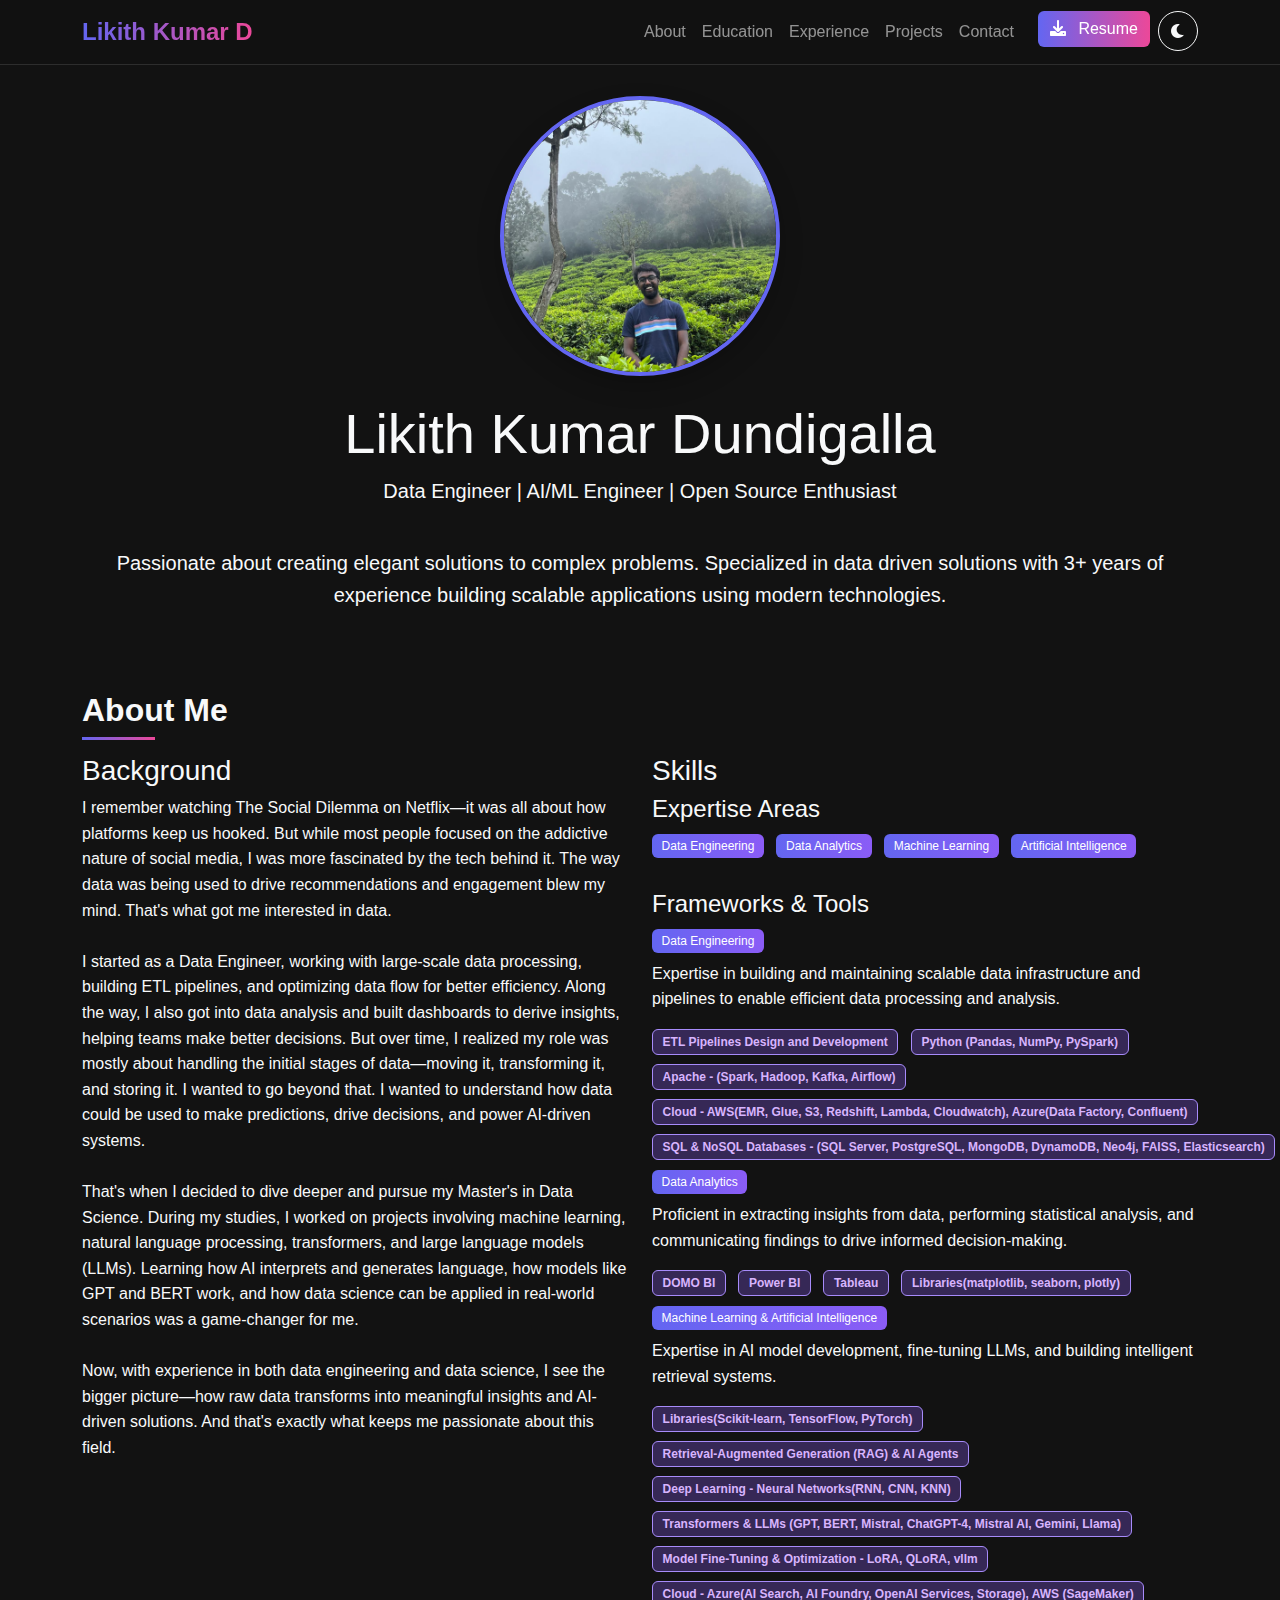
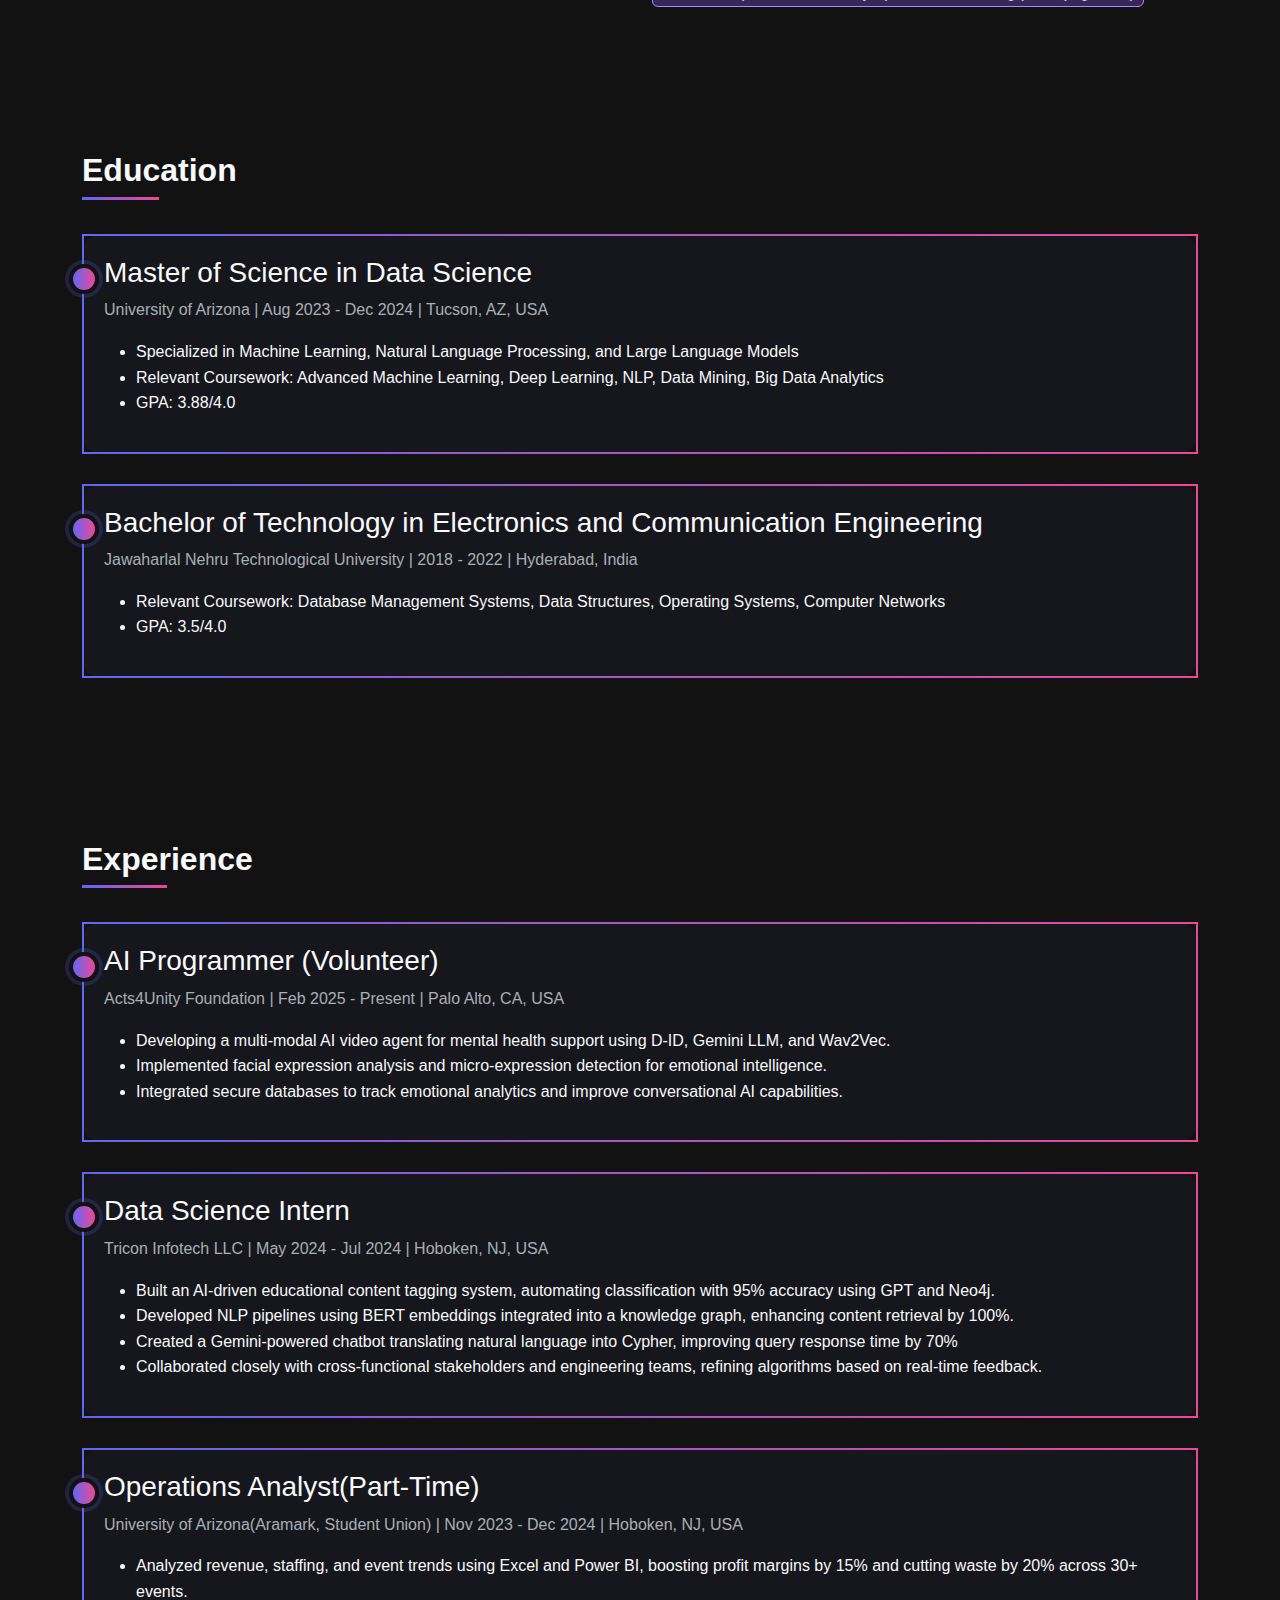
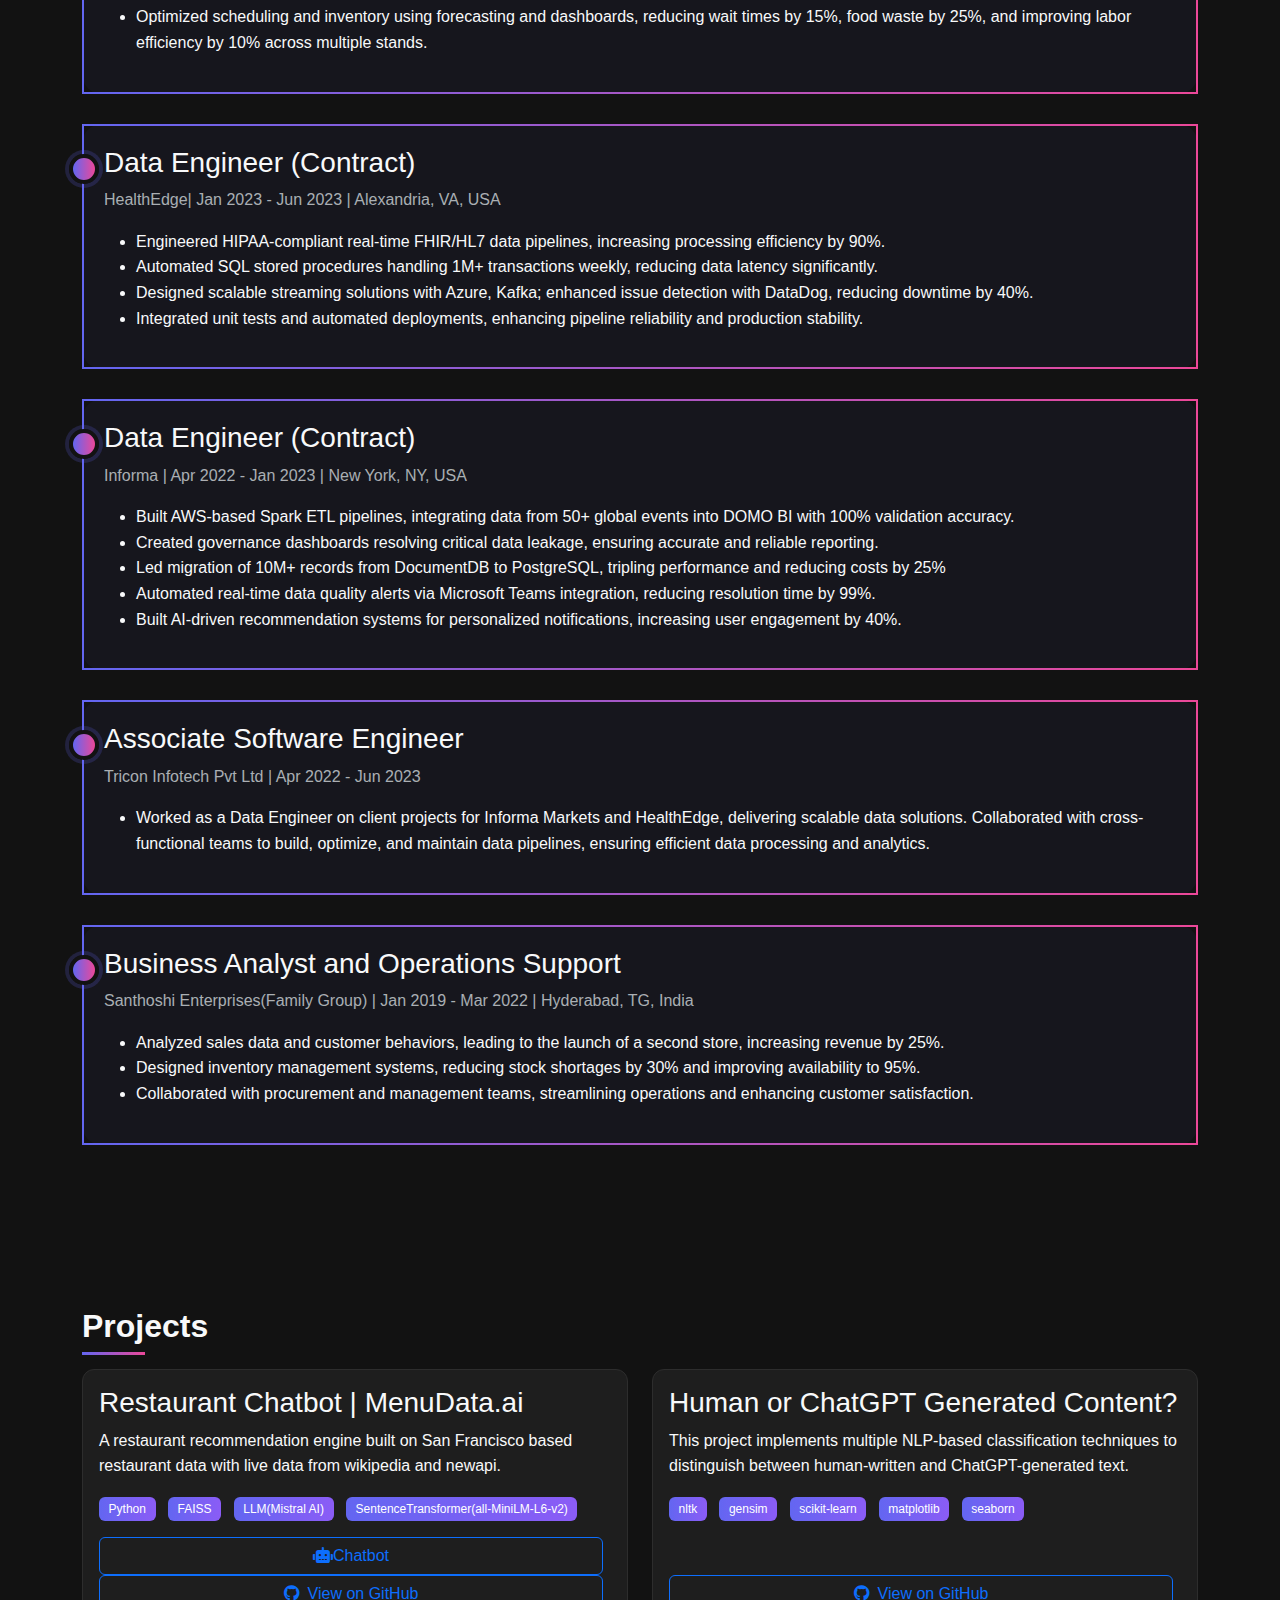
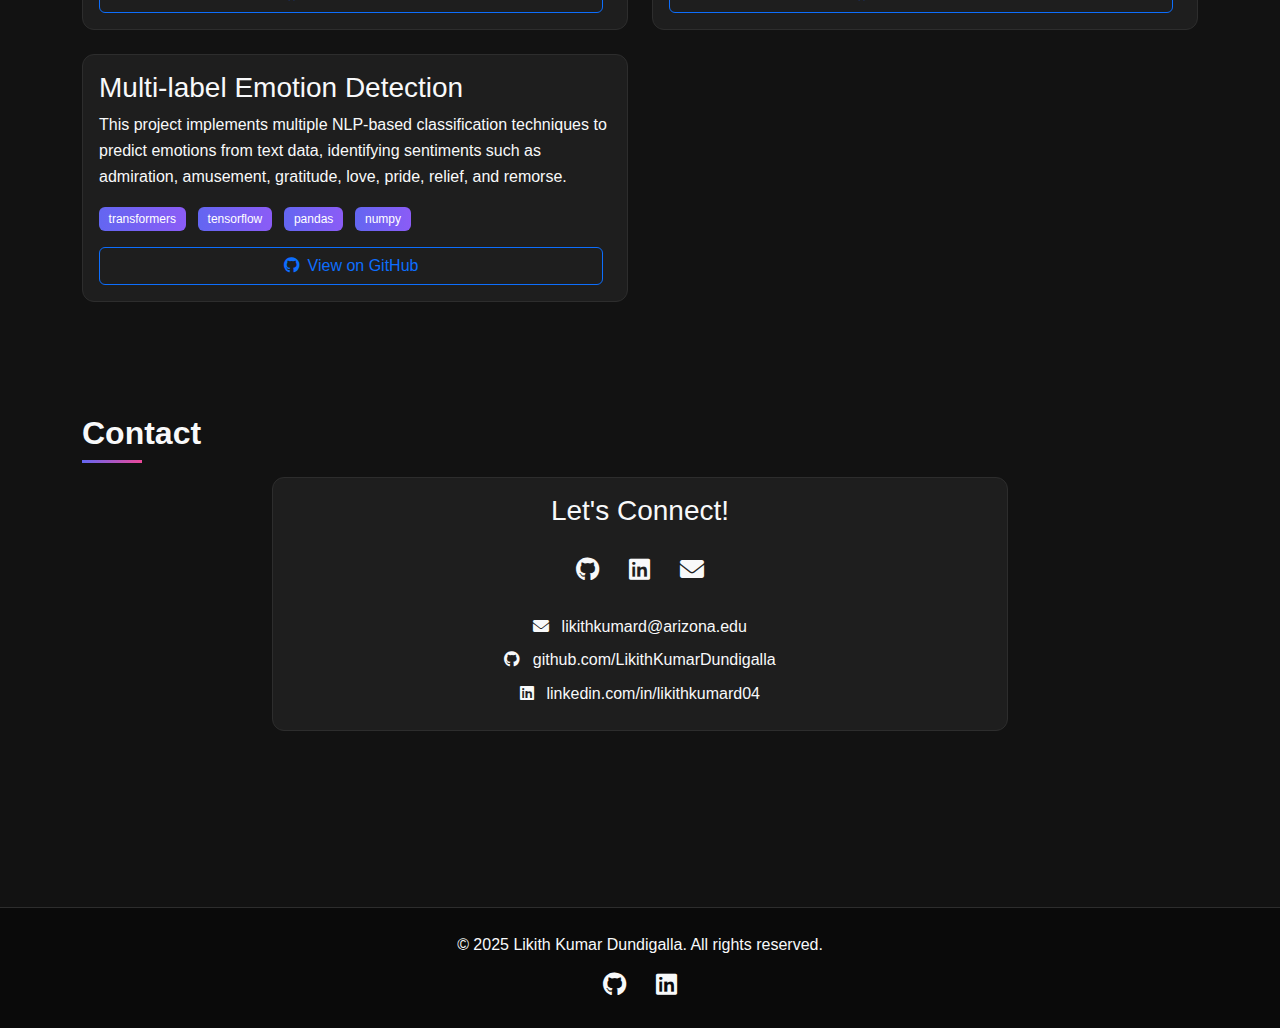
<file: index.html>
<!DOCTYPE html>
<html lang="en" data-bs-theme="dark">

<head>
    <meta charset="UTF-8">
    <meta name="viewport" content="width=device-width, initial-scale=1.0">
    <title>Likith Kumar Dundigalla | Portfolio</title>
    <link rel="stylesheet" href="https://cdn.jsdelivr.net/npm/bootstrap@5.3.0/dist/css/bootstrap.min.css">
    <link rel="stylesheet" href="https://cdnjs.cloudflare.com/ajax/libs/font-awesome/6.0.0/css/all.min.css">
    <link rel="stylesheet" href="static/css/custom.css">
    <!-- Meta tags for accessibility and SEO -->
    <meta name="description"
        content="Likith Kumar Dundigalla's portfolio - Data Engineer, AI/ML Engineer, and Open Source Enthusiast">
    <meta name="keywords" content="data engineer, AI engineer, ML engineer, portfolio, data science">
    <meta name="author" content="Likith Kumar Dundigalla">
    <!-- Accessibility meta tags -->
    <meta name="color-scheme" content="dark light">
</head>

<body>
    <div class="page-wrapper">
        <nav class="navbar navbar-expand-lg navbar-dark fixed-top">
            <div class="container">
                <a class="navbar-brand" href="#" id="top-link">
                    <span class="logo-text">Likith Kumar D</span>
                </a>
                <button class="navbar-toggler" type="button" data-bs-toggle="collapse" data-bs-target="#navbarNav"
                    aria-controls="navbarNav" aria-expanded="false" aria-label="Toggle navigation">
                    <span class="navbar-toggler-icon"></span>
                </button>
                <div class="collapse navbar-collapse" id="navbarNav">
                    <ul class="navbar-nav ms-auto">
                        <li class="nav-item">
                            <a class="nav-link" href="#about" aria-label="About section">About</a>
                        </li>
                        <li class="nav-item">
                            <a class="nav-link" href="#education" aria-label="Education section">Education</a>
                        </li>
                        <li class="nav-item">
                            <a class="nav-link" href="#experience" aria-label="Experience section">Experience</a>
                        </li>
                        <li class="nav-item">
                            <a class="nav-link" href="#projects" aria-label="Projects section">Projects</a>
                        </li>
                        <li class="nav-item">
                            <a class="nav-link" href="#contact" aria-label="Contact section">Contact</a>
                        </li>
                        <li class="nav-item">
                            <a class="btn btn-primary ms-3" href="LikithKumarDundigalla_DataScience_Resume.pdf"
                                target="_blank" aria-label="Download resume">
                                <i class="fas fa-download me-2"></i> Resume
                            </a>
                        </li>
                        <li class="nav-item ms-2">
                            <button class="btn btn-outline-light theme-toggle" id="theme-toggle"
                                aria-label="Toggle light/dark mode">
                                <i class="fas fa-moon" id="dark-icon"></i>
                                <i class="fas fa-sun d-none" id="light-icon"></i>
                            </button>
                        </li>
                    </ul>
                </div>
            </div>
        </nav>

        <main class="container py-5 mt-5">
            <div class="profile-container mb-5">
                <div class="profile-section">
                    <div class="profile-info">
                        <img src="static/images/pic.jpg" alt="Profile Picture" class="profile-image mb-4">
                        <h1 class="display-4">Likith Kumar Dundigalla</h1>
                        <p class="lead">Data Engineer | AI/ML Engineer | Open Source Enthusiast </p>
                    </div>

                    <!-- GitHub metrics section commented out as requested
                <div class="github-metrics-container">
                    <div class="github-metrics" id="github-metrics">
                        <div class="metric-item">
                            <div class="metric-value">20+</div>
                            <div class="metric-label">GitHub Repositories</div>
                        </div>
                        <div class="metric-item">
                            <div class="metric-value">300+</div>
                            <div class="metric-label">GitHub Contributions</div>
                        </div>
                        <div class="metric-item">
                            <div class="metric-value">15+</div>
                            <div class="metric-label">Pull Requests</div>
                        </div>
                        <div class="metric-item">
                            <div class="metric-value">10+</div>
                            <div class="metric-label">Open Source Contributions</div>
                        </div>
                        <div class="metric-item">
                            <div class="metric-value">150+</div>
                            <div class="metric-label">LeetCode Problems</div>
                        </div>
                    </div>
                    <div class="metrics-navigation">
                        <button id="prev-metric" aria-label="Previous metric"><i class="fas fa-chevron-left"></i></button>
                        <button id="next-metric" aria-label="Next metric"><i class="fas fa-chevron-right"></i></button>
                    </div>
                    <div class="metrics-dots" id="metrics-dots">
                        <div class="metrics-dot active"></div>
                        <div class="metrics-dot"></div>
                        <div class="metrics-dot"></div>
                        <div class="metrics-dot"></div>
                        <div class="metrics-dot"></div>
                    </div>
                </div>
                -->
                </div>

                <div class="mt-4 text-center">
                    <p class="fs-5">
                        Passionate about creating elegant solutions to complex problems.
                        Specialized in data driven solutions with 3+ years of experience building
                        scalable applications using modern technologies.
                    </p>
                </div>
            </div>

            <!-- Include About Section -->
            <section id="about" class="mb-5">
                <h2 class="mb-4">About Me</h2>
                <div class="row">
                    <div class="col-md-6">
                        <h3>Background</h3>
                        <p>
                            I remember watching The Social Dilemma on Netflix—it was all about how platforms keep us
                            hooked. But while most people focused on the addictive nature of social media, I was more
                            fascinated by the tech behind it. The way data was being used to drive recommendations and
                            engagement blew my mind. That's what got me interested in data.
                            <br>
                            <br>I started as a Data Engineer, working with large-scale data processing, building ETL
                            pipelines, and optimizing data flow for better efficiency. Along the way, I also got into
                            data analysis and built dashboards to derive insights, helping teams make better decisions.
                            But over time, I realized my role was mostly about handling the initial stages of
                            data—moving it, transforming it, and storing it. I wanted to go beyond that. I wanted to
                            understand how data could be used to make predictions, drive decisions, and power AI-driven
                            systems.
                            <br>
                            <br>That's when I decided to dive deeper and pursue my Master's in Data Science. During my
                            studies, I worked on projects involving machine learning, natural language processing,
                            transformers, and large language models (LLMs). Learning how AI interprets and generates
                            language, how models like GPT and BERT work, and how data science can be applied in
                            real-world scenarios was a game-changer for me.
                            <br>
                            <br>Now, with experience in both data engineering and data science, I see the bigger
                            picture—how raw data transforms into meaningful insights and AI-driven solutions. And that's
                            exactly what keeps me passionate about this field.
                        </p>
                    </div>
                    <div class="col-md-6">
                        <h3>Skills</h3>
                        <div class="mb-4">
                            <h4>Expertise Areas</h4>
                            <span class="badge bg-primary me-2 mb-2">Data Engineering</span>
                            <span class="badge bg-primary me-2 mb-2"> Data Analytics</span>
                            <span class="badge bg-primary me-2 mb-2">Machine Learning</span>
                            <span class="badge bg-primary me-2 mb-2">Artificial Intelligence</span>
                        </div>
                        <div class="mb-4">
                            <h4>Frameworks & Tools</h4>
                            <span class="badge bg-primary me-2 mb-2">Data Engineering</span>
                            <p>Expertise in building and maintaining scalable data infrastructure and pipelines to
                                enable efficient data processing and analysis.</p>
                            <span class="badge bg-secondary me-2 mb-2">ETL Pipelines Design and Development</span>
                            <span class="badge bg-secondary me-2 mb-2">Python (Pandas, NumPy, PySpark)</span>
                            <span class="badge bg-secondary me-2 mb-2">Apache - (Spark, Hadoop, Kafka, Airflow)</span>
                            <span class="badge bg-secondary me-2 mb-2">Cloud - AWS(EMR, Glue, S3, Redshift, Lambda,
                                Cloudwatch), Azure(Data Factory, Confluent)</span>
                            <span class="badge bg-secondary me-2 mb-2">SQL & NoSQL Databases - (SQL Server, PostgreSQL,
                                MongoDB, DynamoDB, Neo4j, FAISS, Elasticsearch)</span>

                            <br>

                            <span class="badge bg-primary me-2 mb-2">Data Analytics</span>
                            <p>Proficient in extracting insights from data, performing statistical analysis, and
                                communicating findings to drive informed decision-making.</p>
                            <span class="badge bg-secondary me-2 mb-2">DOMO BI</span>
                            <span class="badge bg-secondary me-2 mb-2">Power BI</span>
                            <span class="badge bg-secondary me-2 mb-2">Tableau</span>
                            <span class="badge bg-secondary me-2 mb-2">Libraries(matplotlib, seaborn, plotly)</span>

                            <br>
                            <span class="badge bg-primary me-2 mb-2">Machine Learning & Artificial Intelligence</span>
                            <p>Expertise in AI model development, fine-tuning LLMs, and building intelligent retrieval
                                systems.</p>
                            <span class="badge bg-secondary me-2 mb-2">Libraries(Scikit-learn, TensorFlow,
                                PyTorch)</span>
                            <span class="badge bg-secondary me-2 mb-2">Retrieval-Augmented Generation (RAG) & AI
                                Agents</span>
                            <span class="badge bg-secondary me-2 mb-2">Deep Learning - Neural Networks(RNN, CNN,
                                KNN)</span>
                            <span class="badge bg-secondary me-2 mb-2">Transformers & LLMs (GPT, BERT, Mistral,
                                ChatGPT-4, Mistral AI, Gemini, Llama)</span>
                            <span class="badge bg-secondary me-2 mb-2">Model Fine-Tuning & Optimization - LoRA, QLoRA,
                                vllm</span>
                            <!--span class="badge bg-secondary me-2 mb-2">Multi-Model AI (CLip, D-ID, CLIP)</span-->
                            <span class="badge bg-secondary me-2 mb-2">Cloud - Azure(AI Search, AI Foundry, OpenAI
                                Services, Storage), AWS (SageMaker)</span>
                        </div>
                    </div>
                </div>
            </section>

            <!-- Include Education Section -->
            <section id="education" class="mb-5">
                <h2 class="mb-4">Education</h2>
                <div class="timeline">
                    <div class="timeline-item">
                        <h3>Master of Science in Data Science</h3>
                        <p class="text-muted">University of Arizona | Aug 2023 - Dec 2024 | Tucson, AZ, USA</p>
                        <ul>
                            <li>Specialized in Machine Learning, Natural Language Processing, and Large Language Models
                            </li>
                            <li>Relevant Coursework: Advanced Machine Learning, Deep Learning, NLP, Data Mining, Big
                                Data Analytics</li>
                            <li>GPA: 3.88/4.0</li>
                        </ul>
                    </div>
                    <div class="timeline-item">
                        <h3>Bachelor of Technology in Electronics and Communication Engineering</h3>
                        <p class="text-muted">Jawaharlal Nehru Technological University | 2018 - 2022 | Hyderabad, India
                        </p>
                        <ul>
                            <!--li>Focused on Computer Science fundamentals, Data Structures, and Algorithms</li-->
                            <li>Relevant Coursework: Database Management Systems, Data Structures, Operating Systems,
                                Computer Networks</li>
                            <li>GPA: 3.5/4.0</li>
                        </ul>
                    </div>
                </div>
            </section>

            <!-- Include Experience Section -->
            <section id="experience" class="mb-5">
                <h2 class="mb-4">Experience</h2>
                <div class="timeline">
                    <div class="timeline-item">
                        <h3>AI Programmer (Volunteer)</h3>
                        <p class="text-muted">Acts4Unity Foundation | Feb 2025 - Present | Palo Alto, CA, USA</p>
                        <ul>
                            <li>Developing a multi-modal AI video agent for mental health support using D-ID, Gemini
                                LLM, and Wav2Vec.
                            <li>Implemented facial expression analysis and micro-expression detection for emotional
                                intelligence. </li>
                            <li> Integrated secure databases to track emotional analytics and improve conversational AI
                                capabilities.</li>
                        </ul>
                    </div>

                    <div class="timeline-item">
                        <h3>Data Science Intern</h3>
                        <p class="text-muted">Tricon Infotech LLC | May 2024 - Jul 2024 | Hoboken, NJ, USA</p>
                        <ul>
                            <li>Built an AI-driven educational content tagging system, automating classification with
                                95% accuracy using GPT and Neo4j.</li>
                            <li>Developed NLP pipelines using BERT embeddings integrated into a knowledge graph,
                                enhancing content retrieval by 100%.</li>
                            <li>Created a Gemini-powered chatbot translating natural language into Cypher, improving
                                query response time by 70%</li>
                            <li>Collaborated closely with cross-functional stakeholders and engineering teams, refining
                                algorithms based on real-time feedback.</li>
                        </ul>
                    </div>

                    
                    <div class="timeline-item">
                        <h3>Operations Analyst(Part-Time)</h3>
                        <p class="text-muted">University of Arizona(Aramark, Student Union) | Nov 2023 - Dec 2024 | Hoboken, NJ, USA</p>
                        <ul>
                            <li>Analyzed revenue, staffing, and event trends using Excel and Power BI, boosting profit margins by 15% and cutting waste by 20%
                                across 30+ events.</li>
                            <li>Optimized scheduling and inventory using forecasting and dashboards, reducing wait times by 15%, food waste by 25%, and
                                improving labor efficiency by 10% across multiple stands.</li>
                        </ul>
                    </div>

                    <div class="timeline-item">
                        <h3>Data Engineer (Contract)</h3>
                        <p class="text-muted">HealthEdge| Jan 2023 - Jun 2023 | Alexandria, VA, USA</p>
                        <ul>
                            <li>Engineered HIPAA-compliant real-time FHIR/HL7 data pipelines, increasing processing
                                efficiency by 90%.</li>
                            <li>Automated SQL stored procedures handling 1M+ transactions weekly, reducing data latency
                                significantly.</li>
                            <li>Designed scalable streaming solutions with Azure, Kafka; enhanced issue detection with
                                DataDog, reducing downtime by 40%.</li>
                            <li>Integrated unit tests and automated deployments, enhancing pipeline reliability and
                                production stability.</li>
                        </ul>
                    </div>

                    <div class="timeline-item">
                        <h3>Data Engineer (Contract)</h3>
                        <p class="text-muted">Informa | Apr 2022 - Jan 2023 | New York, NY, USA</p>
                        <ul>
                            <li>Built AWS-based Spark ETL pipelines, integrating data from 50+ global events into DOMO
                                BI with 100% validation accuracy.</li>
                            <li>Created governance dashboards resolving critical data leakage, ensuring accurate and
                                reliable reporting.</li>
                            <li>Led migration of 10M+ records from DocumentDB to PostgreSQL, tripling performance and
                                reducing costs by 25%</li>
                            <li>Automated real-time data quality alerts via Microsoft Teams integration, reducing
                                resolution time by 99%.</li>
                            <li>Built AI-driven recommendation systems for personalized notifications, increasing user
                                engagement by 40%.</li>
                        </ul>
                    </div>

                    <div class="timeline-item">
                        <h3>Associate Software Engineer</h3>
                        <p class="text-muted">Tricon Infotech Pvt Ltd | Apr 2022 - Jun 2023</p>
                        <ul>
                            <li>Worked as a Data Engineer on client projects for Informa Markets and HealthEdge,
                                delivering scalable data solutions. Collaborated with cross-functional teams to build,
                                optimize, and maintain data pipelines, ensuring efficient data processing and analytics.
                            </li>
                        </ul>
                    </div>

                    <div class="timeline-item">
                        <h3>Business Analyst and Operations Support</h3>
                        <p class="text-muted">Santhoshi Enterprises(Family Group) | Jan 2019 - Mar 2022 | Hyderabad, TG,
                            India</p>
                        <ul>
                            <li>Analyzed sales data and customer behaviors, leading to the launch of a second store,
                                increasing revenue by 25%. </li>
                            <li>Designed inventory management systems, reducing stock shortages by 30% and improving
                                availability to 95%. </li>
                            <li>Collaborated with procurement and management teams, streamlining operations and
                                enhancing customer satisfaction. </li>
                        </ul>
                    </div>
                </div>
            </section>


            <!-- Include Projects Section -->
            <section id="projects" class="mb-5">
                <h2 class="mb-4">Projects</h2>
                <div class="row g-4">
                    <div class="col-md-6">
                        <div class="card project-card h-100">
                            <div class="card-body">
                                <h3 class="card-title">Restaurant Chatbot | MenuData.ai</h3>
                                <p class="card-text">A restaurant recommendation engine built on San Francisco based
                                    restaurant data with live data from wikipedia and newapi.</p>
                                <div class="mb-3">
                                    <span class="badge bg-primary me-2">Python</span>
                                    <span class="badge bg-primary me-2">FAISS</span>
                                    <span class="badge bg-primary me-2">LLM(Mistral AI)</span>
                                    <span class="badge bg-primary me-2">SentenceTransformer(all-MiniLM-L6-v2)</span>
                                </div>
                                <a href="https://menudata-likithkumardundigalla.streamlit.app/"
                                    class="btn btn-outline-primary">
                                    <i class="fas fa-robot"></i>Chatbot
                                </a>
                                <a href="https://github.com/LikithKumarDundigalla/MenuData"
                                    class="btn btn-outline-primary">
                                    <i class="fab fa-github me-2"></i>View on GitHub
                                </a>
                            </div>
                        </div>
                    </div>


                    <div class="col-md-6">
                        <div class="card project-card h-100">
                            <div class="card-body">
                                <h3 class="card-title">Human or ChatGPT Generated Content?</h3>
                                <p class="card-text">This project implements multiple NLP-based classification
                                    techniques to distinguish between human-written and ChatGPT-generated text.</p>
                                <div class="mb-3">
                                    <span class="badge bg-primary me-2">nltk</span>
                                    <span class="badge bg-primary me-2">gensim</span>
                                    <span class="badge bg-primary me-2">scikit-learn</span>
                                    <span class="badge bg-primary me-2">matplotlib</span>
                                    <span class="badge bg-primary me-2">seaborn</span>
                                </div>
                                <a href="https://github.com/LikithKumarDundigalla/Distinguishing-Between-Human-Generated-and-ChatGPT-generated-content"
                                    class="btn btn-outline-primary">
                                    <i class="fab fa-github me-2"></i>View on GitHub
                                </a>
                            </div>
                        </div>
                    </div>


                    <div class="col-md-6">
                        <div class="card project-card h-100">
                            <div class="card-body">
                                <h3 class="card-title">Multi-label Emotion Detection </h3>
                                <p class="card-text">This project implements multiple NLP-based classification
                                    techniques to predict emotions from text data, identifying sentiments such as
                                    admiration, amusement, gratitude, love, pride, relief, and remorse.</p>
                                <div class="mb-3">
                                    <span class="badge bg-primary me-2">transformers</span>
                                    <span class="badge bg-primary me-2">tensorflow </span>
                                    <span class="badge bg-primary me-2">pandas </span>
                                    <span class="badge bg-primary me-2">numpy</span>
                                </div>
                                <a href="https://github.com/LikithKumarDundigalla/NN_Project"
                                    class="btn btn-outline-primary">
                                    <i class="fab fa-github me-2"></i>View on GitHub
                                </a>
                            </div>
                        </div>
                    </div>
                </div>
            </section>

            <!-- Include Contact Section -->
            <section id="contact" class="mb-5">
                <h2 class="mb-4">Contact</h2>
                <div class="row justify-content-center">
                    <div class="col-md-8">
                        <div class="card">
                            <div class="card-body text-center">
                                <h3 class="mb-4">Let's Connect!</h3>

                                <div class="social-links mb-4">
                                    <a href="https://github.com/LikithKumarDundigalla" target="_blank" title="GitHub">
                                        <i class="fab fa-github"></i>
                                    </a>
                                    <a href="https://linkedin.com/in/likithkumard04" target="_blank" title="LinkedIn">
                                        <i class="fab fa-linkedin"></i>
                                    </a>
                                    <a href="mailto:likithkumard@arizona.edu" title="Email">
                                        <i class="fas fa-envelope"></i>
                                    </a>
                                </div>

                                <div class="contact-details">
                                    <p class="mb-2">
                                        <i class="fas fa-envelope me-2"></i>
                                        likithkumard@arizona.edu
                                    </p>
                                    <p class="mb-2">
                                        <i class="fab fa-github me-2"></i>
                                        github.com/LikithKumarDundigalla
                                    </p>
                                    <p class="mb-2">
                                        <i class="fab fa-linkedin me-2"></i>
                                        linkedin.com/in/likithkumard04
                                    </p>
                                </div>
                            </div>
                        </div>
                    </div>
                </div>
            </section>
        </main>

        <footer class="footer mt-5 py-4">
            <div class="container text-center">
                <p class="mb-0">&copy; 2025 Likith Kumar Dundigalla. All rights reserved.</p>
                <div class="social-links mt-2">
                    <a href="https://github.com/LikithKumarDundigalla" target="_blank" aria-label="GitHub profile">
                        <i class="fab fa-github"></i>
                    </a>
                    <a href="https://linkedin.com/in/likithkumard04" target="_blank" aria-label="LinkedIn profile">
                        <i class="fab fa-linkedin"></i>
                    </a>
                </div>
            </div>
        </footer>
    </div>

    <script src="https://cdn.jsdelivr.net/npm/bootstrap@5.3.0/dist/js/bootstrap.bundle.min.js"></script>
    <script>
        document.addEventListener('DOMContentLoaded', function () {
            // Theme toggle functionality
            const themeToggle = document.getElementById('theme-toggle');
            const darkIcon = document.getElementById('dark-icon');
            const lightIcon = document.getElementById('light-icon');
            const htmlElement = document.documentElement;

            if (themeToggle) {
                themeToggle.addEventListener('click', function () {
                    if (htmlElement.getAttribute('data-bs-theme') === 'dark') {
                        htmlElement.setAttribute('data-bs-theme', 'light');
                        darkIcon.classList.add('d-none');
                        lightIcon.classList.remove('d-none');
                    } else {
                        htmlElement.setAttribute('data-bs-theme', 'dark');
                        lightIcon.classList.add('d-none');
                        darkIcon.classList.remove('d-none');
                    }
                });
            }

            // Add scroll to top functionality for the logo
            const topLink = document.getElementById('top-link');
            if (topLink) {
                topLink.addEventListener('click', function (e) {
                    e.preventDefault();
                    window.scrollTo({
                        top: 0,
                        behavior: 'smooth'
                    });
                });
            }

            // Smooth scrolling for anchor links
            document.querySelectorAll('a[href^="#"]').forEach(anchor => {
                anchor.addEventListener('click', function (e) {
                    if (this.id === 'top-link') return; // Skip if it's the top link (already handled)

                    e.preventDefault();
                    const targetId = this.getAttribute('href');
                    const targetElement = document.querySelector(targetId);

                    if (targetElement) {
                        window.scrollTo({
                            top: targetElement.offsetTop - 70, // Adjust for navbar height
                            behavior: 'smooth'
                        });
                    }
                });
            });
        });
    </script>
</body>

</html>
</file>
<file: static/css/custom.css>
/* Custom styles to complement Bootstrap */

:root {
    /* Color palette with high contrast for accessibility */
    --primary-color: #6366f1;
    --primary-hover: #4f46e5;
    --secondary-color: #8b5cf6;
    --accent-color: #ec4899;
    --dark-bg: #121212;
    --darker-bg: #0a0a0a;
    --light-bg: #f8f9fa;
    --text-light: #f8f9fa;
    --text-dark: #212529;
    --border-color: #2d2d2d;
    --card-bg: #1e1e1e;
    --card-hover: #2a2a2a;

    /* Gradient colors */
    --gradient-start: #6366f1;
    --gradient-mid: #8b5cf6;
    --gradient-end: #ec4899;
}

/* Base styles */
[data-bs-theme="dark"] {
    --bs-primary: var(--primary-color);
    --bs-body-bg: var(--dark-bg);
    --bs-body-color: var(--text-light);
    color-scheme: dark;
}

[data-bs-theme="light"] {
    --bs-primary: var(--primary-color);
    --bs-body-bg: var(--light-bg);
    --bs-body-color: var(--text-dark);
    color-scheme: light;
}

/* Light mode specific overrides */
[data-bs-theme="light"] .card {
    background-color: #f0f0f0;
    border-color: #ddd;
}

[data-bs-theme="light"] .navbar {
    background-color: rgba(248, 249, 250, 0.9);
    border-bottom-color: #ddd;
}

[data-bs-theme="light"] .nav-link {
    color: #333 !important;
    font-weight: 700;
}

[data-bs-theme="light"] .nav-link:hover {
    color: var(--primary-color) !important;
    text-shadow: 0 0 1px rgba(0, 0, 0, 0.2);
}

[data-bs-theme="light"] .navbar-brand {
    color: #333 !important;
}

[data-bs-theme="light"] .navbar-toggler-icon {
    filter: invert(1);
}

[data-bs-theme="light"] .badge.bg-secondary {
    background-color: rgba(99, 102, 241, 0.5) !important;
    color: #4f46e5 !important;
    font-weight: 700 !important;
    border: 1px solid #4f46e5 !important;
}

[data-bs-theme="light"] .text-muted {
    color: #333 !important;
    font-weight: 600 !important;
}

[data-bs-theme="light"] h3, 
[data-bs-theme="light"] h4, 
[data-bs-theme="light"] h5 {
    color: #333 !important;
}

[data-bs-theme="light"] .footer {
    background-color: #f0f0f0;
    color: var(--text-dark);
    border-top-color: #ddd;
}

body {
    font-family: 'Inter', -apple-system, BlinkMacSystemFont, 'Segoe UI', Roboto, Oxygen, Ubuntu, Cantarell, 'Open Sans', 'Helvetica Neue', sans-serif;
    line-height: 1.6;
    position: relative;
    min-height: 100vh;
    background-color: var(--bs-body-bg);
    color: var(--bs-body-color);
}

.page-wrapper {
    position: relative;
    overflow: hidden;
}

/* Navbar styles */
.navbar {
    background-color: rgba(18, 18, 18, 0.8);
    backdrop-filter: blur(10px);
    -webkit-backdrop-filter: blur(10px);
    border-bottom: 1px solid var(--border-color);
    transition: all 0.3s ease;
}

.navbar-brand {
    font-weight: 700;
    font-size: 1.5rem;
}

.logo-text {
    background: linear-gradient(90deg, var(--gradient-start), var(--gradient-end));
    -webkit-background-clip: text;
    background-clip: text;
    color: transparent;
    font-weight: bold;
}

.nav-link {
    font-weight: 500;
    padding: 0.5rem 1rem;
    transition: color 0.2s ease;
    position: relative;
}

.nav-link::after {
    content: '';
    position: absolute;
    width: 0;
    height: 2px;
    bottom: 0;
    left: 50%;
    background: linear-gradient(90deg, var(--gradient-start), var(--gradient-end));
    transition: all 0.3s ease;
    transform: translateX(-50%);
}

.nav-link:hover::after {
    width: 80%;
}

.btn-primary {
    background: linear-gradient(90deg, var(--gradient-start), var(--gradient-end));
    border: none;
    transition: all 0.3s ease;
}

.btn-primary:hover {
    background: linear-gradient(90deg, var(--gradient-start), var(--gradient-mid));
    transform: translateY(-2px);
    box-shadow: 0 4px 12px rgba(99, 102, 241, 0.3);
}

.theme-toggle {
    width: 40px;
    height: 40px;
    border-radius: 50%;
    display: flex;
    align-items: center;
    justify-content: center;
    transition: all 0.3s ease;
}

/* Profile section */
.profile-image {
    width: 280px;
    height: 280px;
    border-radius: 50%;
    object-fit: cover;
    border: 4px solid var(--primary-color);
    box-shadow: 0 10px 25px rgba(0, 0, 0, 0.2);
    transition: transform 0.3s ease;
}

.profile-image:hover {
    transform: scale(1.05);
}

.profile-container {
    margin-bottom: 3rem;
}

.profile-section {
    display: flex;
    flex-direction: row;
    align-items: flex-start;
    justify-content: center;
    gap: 2rem;
    flex-wrap: wrap;
}

.profile-info {
    display: flex;
    flex-direction: column;
    align-items: center;
}

.github-metrics-container {
    width: 100%;
    max-width: 300px;
    margin: 1.5rem auto;
    position: relative;
    overflow: hidden;
}

.github-metrics {
    display: flex;
    transition: transform 0.3s ease;
    width: 500%;
}

.metric-item {
    flex: 0 0 20%;
    text-align: center;
    padding: 1.5rem;
    border-radius: 12px;
    background-color: rgba(99, 102, 241, 0.1);
    box-shadow: 0 4px 6px rgba(0, 0, 0, 0.1);
}

.metric-value {
    font-size: 2rem;
    font-weight: bold;
    background: linear-gradient(90deg, var(--gradient-start), var(--gradient-end));
    -webkit-background-clip: text;
    background-clip: text;
    color: transparent;
    margin-bottom: 0.5rem;
}

.metric-label {
    font-size: 1rem;
    font-weight: 500;
    opacity: 0.9;
}

.metrics-navigation {
    display: flex;
    justify-content: center;
    margin-top: 1rem;
}

.metrics-navigation button {
    background: none;
    border: none;
    font-size: 1.5rem;
    color: var(--primary-color);
    cursor: pointer;
    padding: 0.5rem;
    margin: 0 0.5rem;
    border-radius: 50%;
    width: 40px;
    height: 40px;
    display: flex;
    align-items: center;
    justify-content: center;
    transition: all 0.2s ease;
}

.metrics-navigation button:hover {
    background-color: rgba(99, 102, 241, 0.1);
}

.metrics-dots {
    display: flex;
    justify-content: center;
    margin-top: 0.5rem;
}

.metrics-dot {
    width: 8px;
    height: 8px;
    border-radius: 50%;
    background-color: rgba(99, 102, 241, 0.3);
    margin: 0 4px;
    transition: all 0.2s ease;
}

.metrics-dot.active {
    background-color: var(--primary-color);
    transform: scale(1.2);
}

/* Section styles */
section {
    padding: 2rem 0;
    position: relative;
}

section h2 {
    font-weight: 700;
    margin-bottom: 2rem;
    position: relative;
    display: inline-block;
}

section h2::after {
    content: '';
    position: absolute;
    width: 50%;
    height: 3px;
    bottom: -10px;
    left: 0;
    background: linear-gradient(90deg, var(--gradient-start), var(--gradient-end));
}

/* Timeline styles */
.timeline {
    position: relative;
    padding: 20px 0;
}

.timeline-item {
    padding: 20px;
    border-radius: 20px;
    border: 2px solid;
    border-image: linear-gradient(to right, var(--gradient-start), var(--gradient-end)) 1;
    position: relative;
    margin-bottom: 30px;
    transition: all 0.3s ease;
    background-color: rgba(99, 102, 241, 0.05);
}

.timeline-item:hover {
    transform: translateY(-5px);
    box-shadow: 0 10px 20px rgba(0, 0, 0, 0.1);
}

.timeline-item::before {
    content: '';
    position: absolute;
    left: -15px;
    top: 28px;
    width: 30px;
    height: 30px;
    border-radius: 50%;
    background: linear-gradient(90deg, var(--gradient-start), var(--gradient-end));
    border: 4px solid var(--bs-body-bg);
    box-shadow: 0 0 0 4px rgba(99, 102, 241, 0.2);
}

[data-bs-theme="light"] .timeline-item {
    background-color: rgba(99, 102, 241, 0.05);
    border-color: var(--primary-color);
}

[data-bs-theme="light"] .timeline-item::before {
    border-color: var(--light-bg);
}

/* Card styles */
.card {
    background-color: var(--card-bg);
    border: 1px solid var(--border-color);
    border-radius: 12px;
    overflow: hidden;
    transition: all 0.3s ease;
}

.card:hover {
    transform: translateY(-5px);
    box-shadow: 0 10px 20px rgba(0, 0, 0, 0.1);
    background-color: var(--card-hover);
}

.project-card {
    height: 100%;
}

.project-card .card-body {
    display: flex;
    flex-direction: column;
}

.project-card .btn {
    margin-top: auto;
    margin-right: 0.5rem;
}

/* Badge styles */
.badge {
    font-weight: 500;
    padding: 0.5em 0.8em;
    border-radius: 6px;
}

.badge.bg-primary {
    background: linear-gradient(90deg, var(--gradient-start), var(--gradient-mid));
}

.badge.bg-secondary {
    background-color: rgba(139, 92, 246, 0.2);
    color: #a78bfa;
    font-weight: 600;
}

[data-bs-theme="dark"] .badge.bg-secondary {
    background-color: rgba(139, 92, 246, 0.3) !important;
    color: #d8b4fe !important;
    font-weight: 700 !important;
    border: 1px solid #a78bfa !important;
}

.badge.bg-success {
    background-color: #10b981;
}

.badge.bg-info {
    background-color: #3b82f6;
}

/* GitHub activity section */
.github-activity {
    position: relative;
}

.github-stats .card {
    height: 100%;
    display: flex;
    align-items: center;
    justify-content: center;
}

.github-commits-slider {
    position: relative;
    margin-top: 2rem;
}

.commits-container {
    position: relative;
    padding: 1rem 0;
}

.commit-items {
    position: relative;
    min-height: 200px;
}

.commit-item {
    display: none;
}

.navigation-arrows {
    display: flex;
    justify-content: center;
    margin-top: 1rem;
}

.navigation-arrows .btn {
    margin: 0 0.5rem;
    width: 40px;
    height: 40px;
    border-radius: 50%;
    display: flex;
    align-items: center;
    justify-content: center;
}

/* Social links */
.social-links {
    display: flex;
    justify-content: center;
    margin-top: 1rem;
}

.social-links a {
    font-size: 24px;
    margin: 0 15px;
    color: var(--bs-body-color);
    transition: all 0.3s ease;
}

.social-links a:hover {
    color: var(--primary-color);
    transform: translateY(-3px);
}

/* Footer */
.footer {
    background-color: var(--darker-bg);
    color: var(--text-light);
    border-top: 1px solid var(--border-color);
}

/* Accessibility improvements */
a:focus,
button:focus,
input:focus,
textarea:focus {
    outline: 2px solid var(--primary-color);
    outline-offset: 2px;
}

/* High contrast focus styles for keyboard navigation */
a:focus-visible,
button:focus-visible {
    outline: 3px solid var(--accent-color);
    outline-offset: 3px;
}

/* Responsive adjustments */
@media (max-width: 768px) {
    .profile-image {
        width: 150px;
        height: 150px;
    }

    .timeline-item {
        padding: 15px;
    }

    .social-links a {
        font-size: 20px;
        margin: 0 10px;
    }
}

@media (max-width: 576px) {
    section h2 {
        font-size: 1.75rem;
    }

    .profile-image {
        width: 120px;
        height: 120px;
    }
}

/* Print styles for resume */
@media print {

    .navbar,
    .footer,
    .social-links,
    .btn {
        display: none !important;
    }

    body {
        background-color: white !important;
        color: black !important;
    }

    .card,
    .timeline-item {
        border: 1px solid #ddd !important;
        box-shadow: none !important;
    }

    section {
        page-break-inside: avoid;
    }
}
</file>
